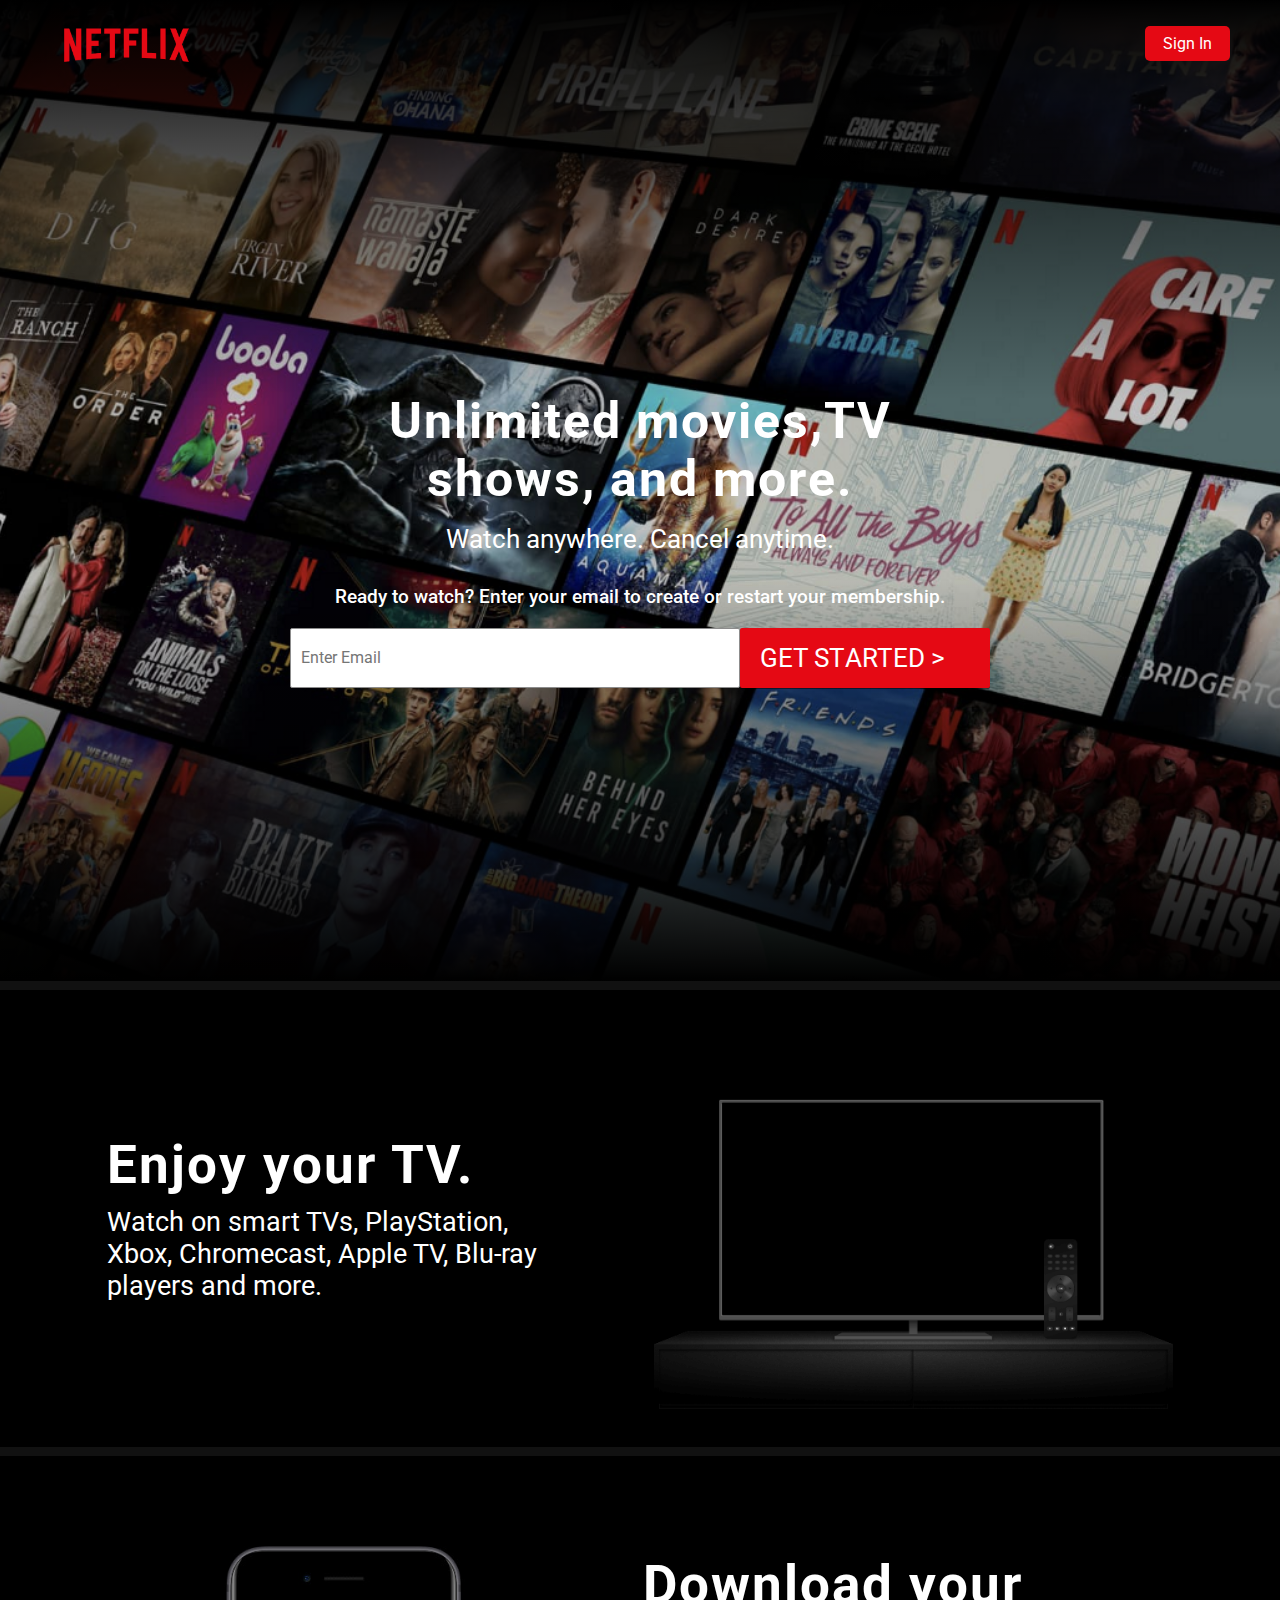
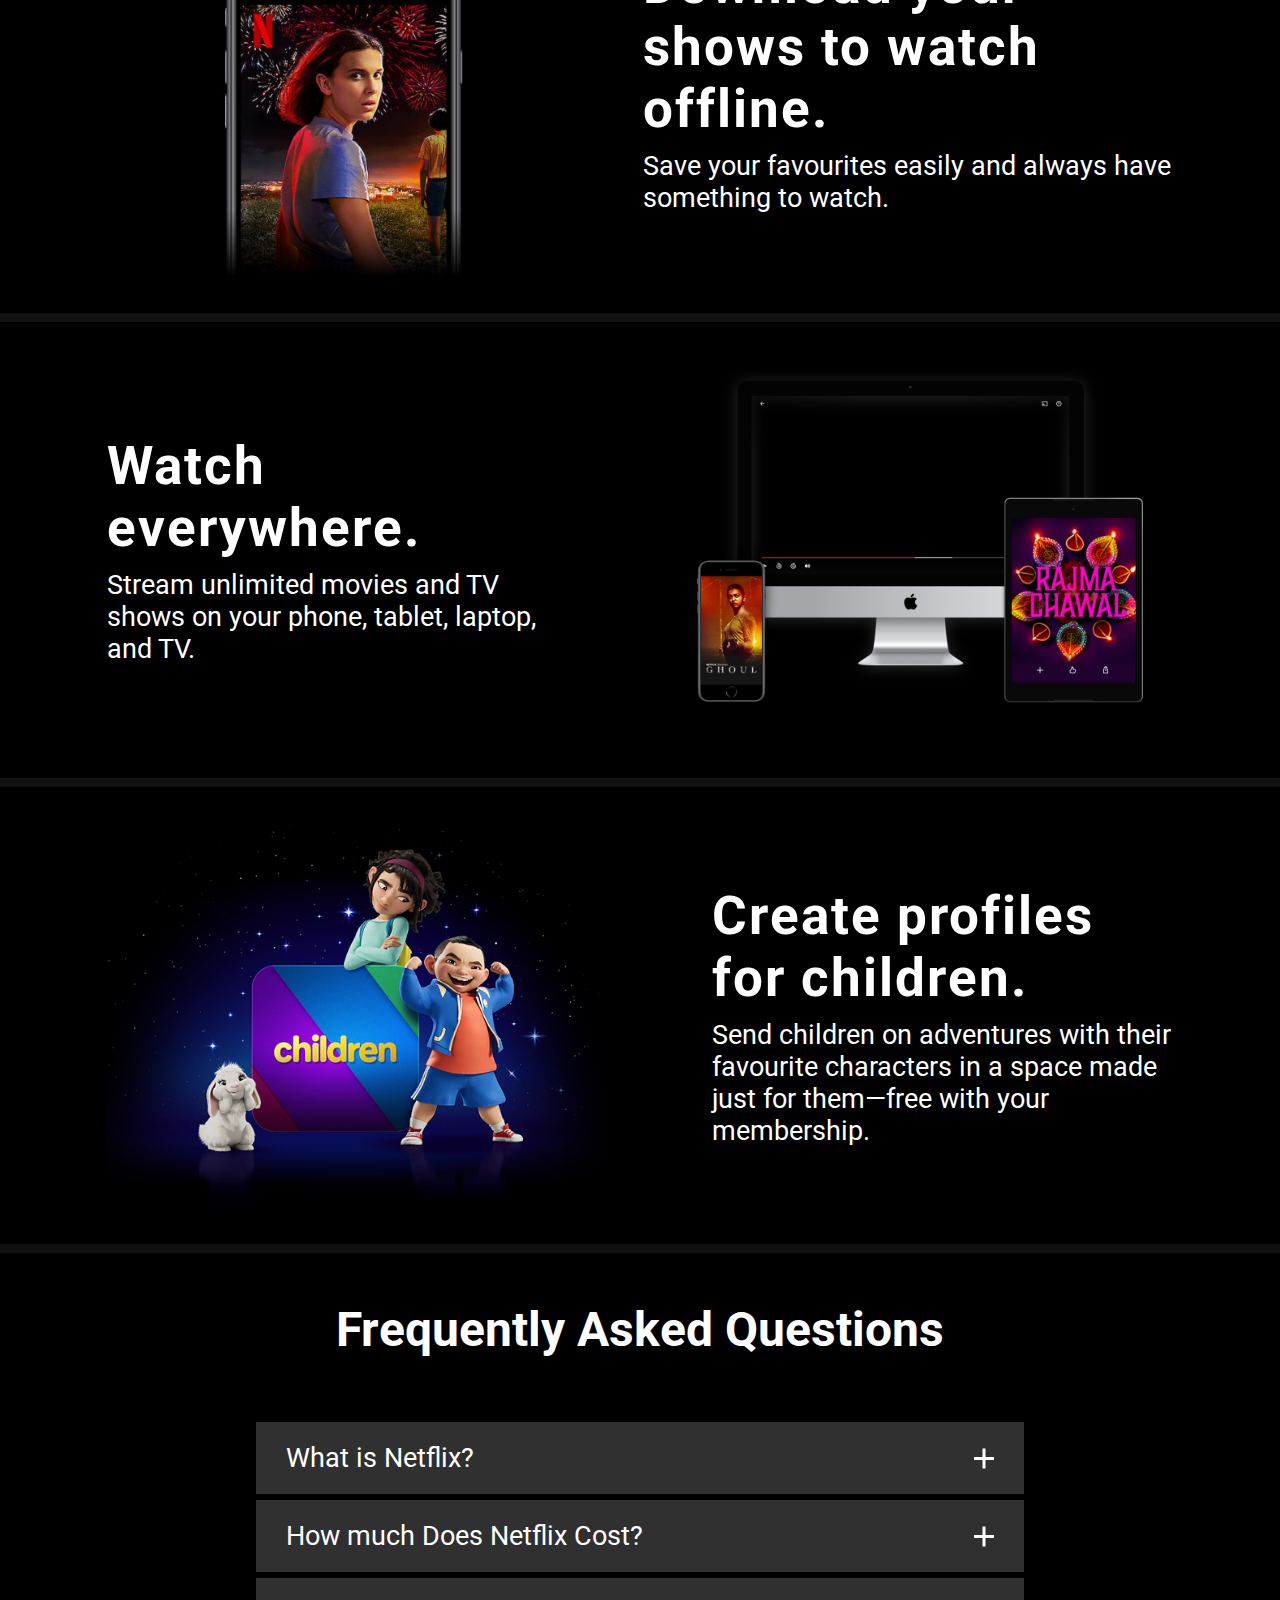
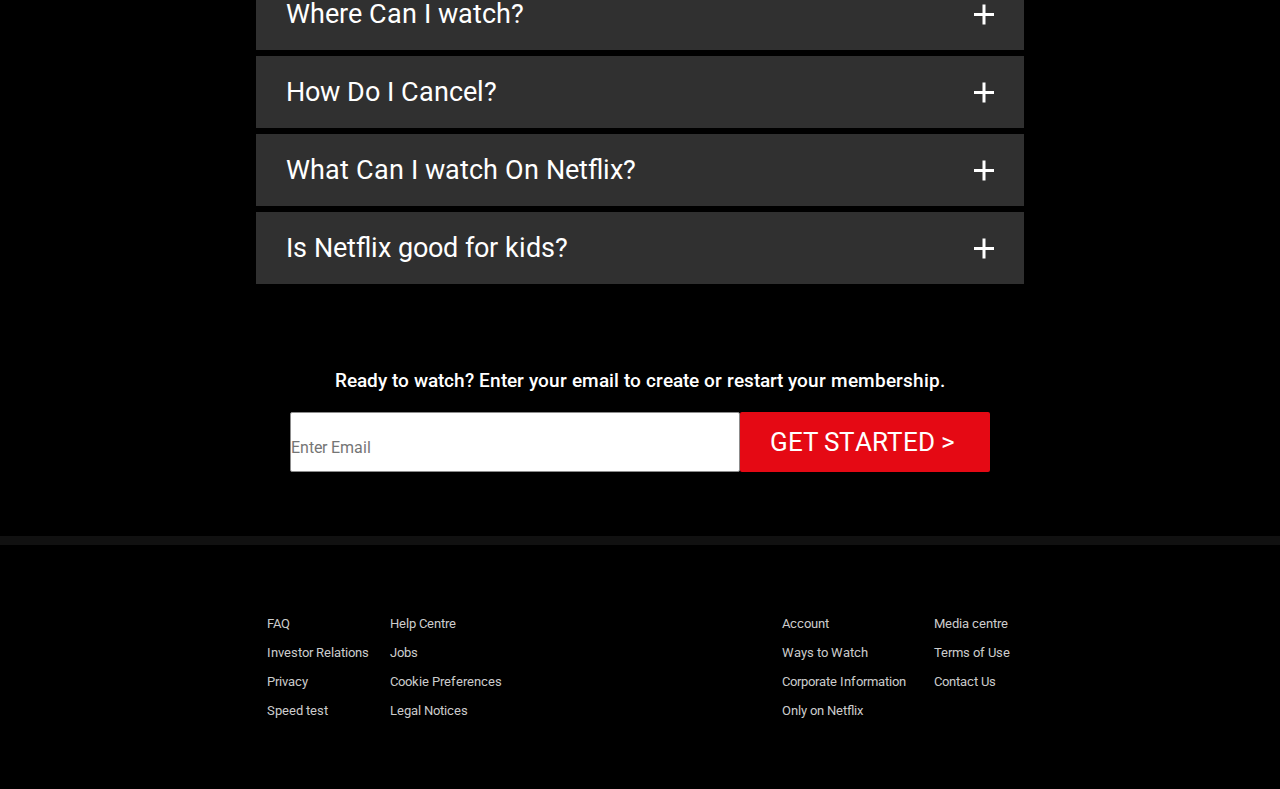
<file: index.html>
<!DOCTYPE html>
 <html lang="en">
 <head>
     <meta charset="UTF-8">
     <meta http-equiv="X-UA-Compatible" content="IE=edge">
     <meta name="viewport" content="width=device-width, initial-scale=1.0">
     <title>Netflix India-Watch TV Shows Online, watch Movies Online</title>
     <link rel="icon" href="favicon2.png">
     <link rel="stylesheet" href="style.css">
 </head>
 <body>
     <section class="container">
         <div class="head">
             <img src="logo.png" alt="">
             <a href="#">Sign In</a>
            
         </div>
     </section>
     <section class="banner">
         <img src="back2.png" alt="" class="fit">
         <div class="box">
             <div class="heading">
                 <h2>Unlimited movies,TV shows, and more.</h2>
                 <h5>Watch anywhere. Cancel anytime.</h5>
                 <p>Ready to watch? Enter your email to create or restart your membership.</p> 
             </div>
             <div class="search">
                <input type="text" name="" placeholder="Enter Email">
                <a href="#">Get Started ></a>
             </div> 
         </div><hr>
     </section>
     <section class="part1">
         <div class="talk">
             <h1>Enjoy your TV.</h1>
             <p>Watch on smart TVs, PlayStation, Xbox, Chromecast, Apple TV, Blu-ray players and more.</p>
         </div>
         <div class="img">
            <img src="tv1.png" alt="">
         </div>
     </section>
     <section class="part1 part2">
        <div class="img">
            <img src="part2.jpg" alt="">
         </div>
        <div class="talk">
            <h1>Download your shows to watch offline.</h1>
            <p>Save your favourites easily and always have something to watch.</p>
        </div>
    </section>
    <section class="part1">
        <div class="talk">
            <h1>Watch everywhere.</h1>
            <p>Stream unlimited movies and TV shows on your phone, tablet, laptop, and TV.</p>
        </div>
        <div class="img">
           <img src="tv2.png" alt="">
        </div>
    </section>
    <section class="part1 part4">
        <div class="img">
            <img src="part4.png" alt="">
         </div>
        <div class="talk">
            <h1>Create profiles for children.</h1>
            <p>Send children on adventures with their favourite characters in a space made just for them—free with your membership.</p>
        </div>
    </section>
    <section class="faq">
        <h1>Frequently Asked Questions</h1>
        <div class="ques-menu">
            <div class="item" id="item1">
                <a href="#item1" class="title">
                    <span>What is Netflix?</span>
                <i class="icon"></i>
                </a>
                <p class="text">
                    Netflix is a streaming service that offers a wide variety of award-winning TV shows, movies, anime, documentaries and more – on thousands of internet-connected devices.
                    <br><br>
                    You can watch as much as you want, whenever you want, without a single ad – all for one low monthly price. There's always something new to discover, and new TV shows and movies are added every week!
                </p>
            </div>

            <div class="item" id="item2">
                <a href="#item2" class="title">
                    <span>How much Does Netflix Cost?</span>
                <i class="icon"></i>
                </a>
                <p class="text">
                    Watch Netflix on your smartphone, tablet, Smart TV, laptop, or streaming device, all for one fixed monthly fee. Plans range from ₹ 149 to ₹ 649 a month. No extra costs, no contracts.
                </p>
            </div>

            <div class="item" id="item3">
                <a href="#item3" class="title">
                    <span>Where Can I watch?</span>
                <i class="icon"></i>
                </a>
                <p class="text">
                    Watch anywhere, anytime. Sign in with your Netflix account to watch instantly on the web at netflix.com from your personal computer or on any internet-connected device that offers the Netflix app, including smart TVs, smartphones, tablets, streaming media players and game consoles. <br><br>
                    You can also download your favourite shows with the iOS, Android, or Windows 10 app. Use downloads to watch while you're on the go and without an internet connection. Take Netflix with you anywhere.
                </p>
            </div>

            <div class="item" id="item4">
                <a href="#item4" class="title">
                    <span>How Do I Cancel?</span>
                <i class="icon"></i>
                </a>
                <p class="text">
                    Netflix is flexible. There are no annoying contracts and no commitments. You can easily cancel your account online in two clicks. There are no cancellation fees – start or stop your account anytime.
                </p>
            </div>
            <div class="item" id="item5">
                <a href="#item5" class="title">
                    <span>What Can I watch On Netflix?</span>
                <i class="icon"></i>
                </a>
                <p class="text">
                    Netflix has an extensive library of feature films, documentaries, TV shows, anime, award-winning Netflix originals, and more. Watch as much as you want, anytime you want.
                </p>
            </div>
            <div class="item" id="item6">
                <a href="#item6" class="title">
                    <span>Is Netflix good for kids?</span>
                <i class="icon"></i>
                </a>
                <p class="text">
                    The Netflix Kids experience is included in your membership to give parents control while kids enjoy family-friendly TV shows and films in their own space. <br> <br>
                    Kids profiles come with PIN-protected parental controls that let you restrict the maturity rating of content kids can watch and block specific titles you don’t want kids to see.
                </p>
            </div>

        </div>
    </section>
    <section class="banner2">
        <div class="box">
            <div class="heading">
                <p>Ready to watch? Enter your email to create or restart your membership.</p> 
            </div>
            <div class="search">
               <input type="email" name="Email" placeholder="Enter Email"  required>
               <a href="#">Get Started ></a>
            </div> 
        </div>
    </section>
    <footer class="footer">
        <div class="one">
            <ul class="items">
                <li><a href="#">FAQ</a></li>
                <li><a href="#">Investor Relations</a></li>
                <li><a href="#">Privacy</a></li>
                <li><a href="#">Speed test</a></li>
            </ul>
            <ul class="items">
                <li><a href="#">Help Centre</a></li>
                <li><a href="#">Jobs</a></li>
                <li><a href="#">Cookie Preferences</a></li>
                <li><a href="#">Legal Notices</a></li>
            </ul>
        </div>
        <div class="one">
            <ul class="items">
                <li><a href="#">Account</a></li>
                <li><a href="#">Ways to Watch</a></li>
                <li><a href="#">Corporate Information</a></li>
                <li><a href="#">Only on Netflix</a></li>
            </ul>
            <ul class="items">
                <li><a href="#">Media centre</a></li>
                <li><a href="#">Terms of Use</a></li>
                <li><a href="#">Contact Us</a></li>
            </ul>
        </div>
    </footer>
 </body>
 </html>
</file>
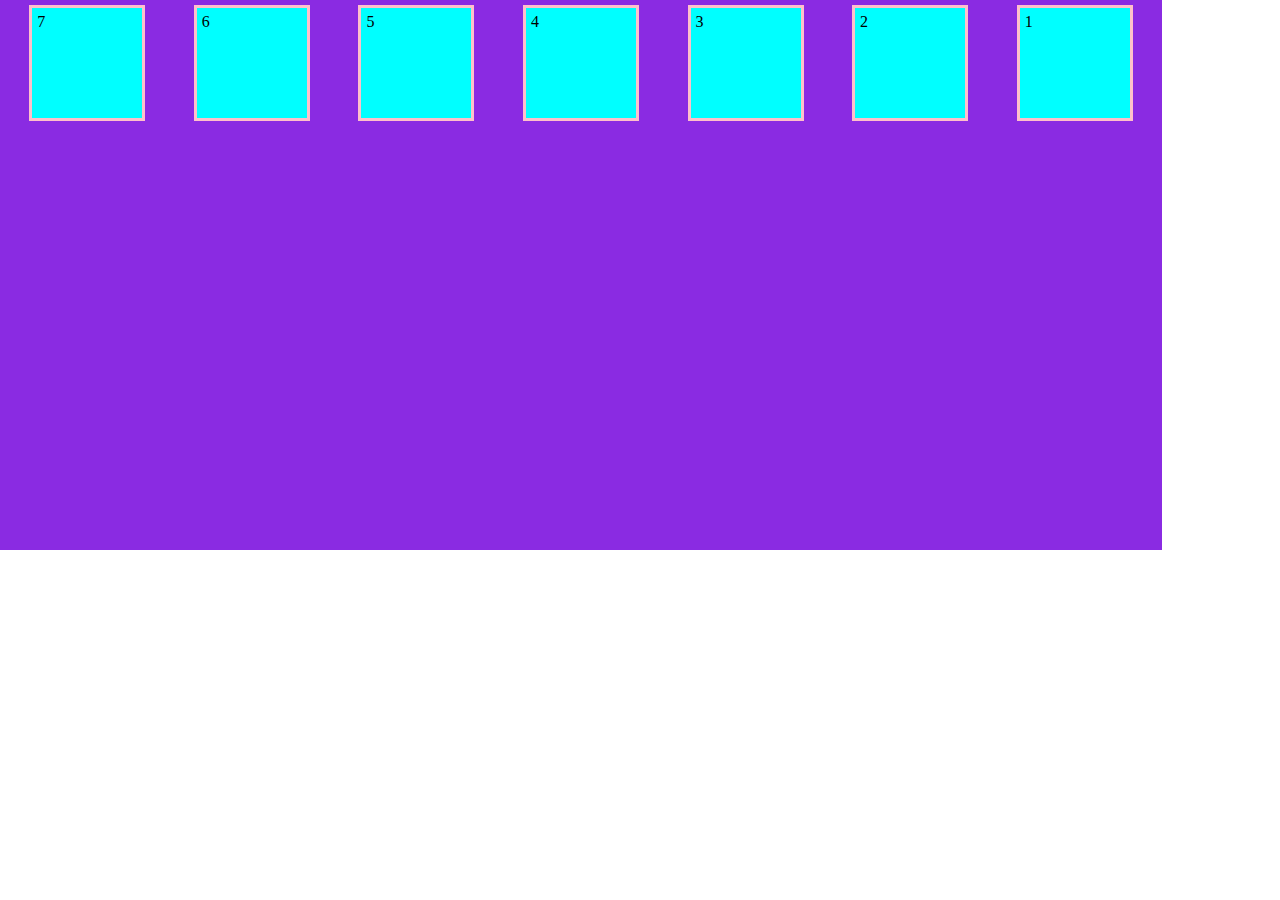
<file: test.html>
<!DOCTYPE html>
<html lang="en">
<head>
    <meta charset="UTF-8">
    <meta http-equiv="X-UA-Compatible" content="IE=edge">
    <meta name="viewport" content="width=device-width, initial-scale=1.0">
    <title>test</title>
    <link rel="stylesheet" href="test.css">
</head>
<body>

    <div class="div1">
        <div class="child-div">1</div>
        <div class="child-div">2</div>
        <div class="child-div">3</div>
        <div class="child-div">4</div>
        <div class="child-div">5</div>
        <div class="child-div">6</div>
        <div class="child-div">7</div>
    </div>
    
    
</body>
</html>
</file>
<file: style.css>
@import url('https://fonts.googleapis.com/css2?family=Roboto:wght@300;400;500;600;700;800;900&display=swap');
*{
    margin: 0;
    padding: 0;
    box-sizing: border-box;
    font-family: 'Roboto',sans-serif;
}
body{
    background: #000;
}

.container .head{
    position: absolute;
    top:0;
    left: 0;
    display: flex;
    justify-content: space-between;
    align-items: center;
    width: 100%;
    padding: 0 50px;
    z-index:100000;

}
.container .head img{
    width: 13%;
}
.container .head a{
    text-decoration: none;
    color: #fff;
    background-color: #e50914;
    padding: 8px 18px;
    border-radius: 5px;
}

.banner{
    width: 100%;
    height: 110vh;
    position: relative;
    display: flex;
    justify-content: center;
    align-items: center;
    border-bottom: 0.6rem solid #111;
}
.banner::before{         /*used fo shadowing from top to bottom*/
    content: '';
    position: absolute;
    top: 0;
    left: 0;
    width: 100%;
    height: 400px;
    z-index: 1;
    background: linear-gradient(to bottom,#000,transparent);
}
.banner::after{      /*used fo shadowing from bottom to top*/            
    content: '';
    position: absolute;
    bottom: 0;
    left: 0;
    width: 100%;
    height: 400px;
    z-index: 1;
    background: linear-gradient(to top,#000,transparent);
}


.banner .fit{
    width: 100%;
    height: 100%;
    position: absolute;
    top: 0;
    left: 0;
    object-fit:cover;
}
.banner .box{
    position: absolute;
    top: 55%;
    left: 50%;
    transform:translate(-50%,-50%);
    z-index: 1000;
}
.banner .box .heading{
    display: flex;
    flex-direction: column;
    justify-content: center;
    align-items: center;
    text-align: center;
}
.banner .box .heading h2{
    font-size: 3.125rem;
    color: #fff;
    letter-spacing: 2px;
    width: 80%;
}
.banner .box .heading h5{
    font-size: 1.625rem;
    color: #fff;
    font-weight: 400;
    padding: 1rem 0;
}
.banner .box .heading  p{
    font-size: 1.2rem;
    color: #fff;
    font-weight: 500;
    padding: 15px 0;
    padding-bottom: 20px;
}
.banner .box .search{
    display: flex;
    flex-direction: row;
    justify-content: center;
    align-items: center;
}

.banner .box .search input{
    font-size: 16px;
    border: 1px solid #8c8c8c;
    color:black ;
    border-radius: 2px;
    outline: none;
    padding: 10px 10px;
    min-width: 450px;
    height: 60px;
    align-items: center;
}
.banner .box .search a{
    text-decoration: none;
    text-transform: uppercase;
    color: #fff;
    font-weight: 400;
    letter-spacing: 0.1px;
    border-radius: 2px;
    background: #e50914;
    box-shadow: 0 1px 0 rgba(0,0,0,0.45);
    font-size:1.625rem ;
    line-height: 60px;
    min-width: 250px;
    padding: 0 20px;
}

.part1{
    display: flex;
    flex-direction: row;
    justify-content: space-around;
    align-items: center;
    padding: 2rem 4rem;
    border-bottom: 0.6rem solid #111;
}
.part1 .talk{
    width: 40%;
}
.part1 .talk h1{
    font-size: 3.3rem;
    letter-spacing: 2px;
    padding-bottom: 10px;
    color: #fff;
}
.part1 .talk p{
    font-size: 1.7rem;
    color: #fff;
}
.part1 .img{
    width: 45%;
}

.part1 .img video{
    transform: translateY(30px);
}

.part1 .img img{
    width: 100%;
}

.part1 .img video{
    width: 100%;
}
.part2 .talk{          /*separate part2 class created to avoid text breaking */
    width: 48%;
}

/*Frequently asked question*/

.faq{
    width: 60%;
    display: flex;
    flex-direction: column;
    justify-content: center;
    align-items: center;
    margin: auto;
}
.faq h1{
    color: #fff;
    font-size: 3rem;
    padding: 3rem 0 4rem 0;
}
.title{
    background:#303030 ;
    padding: 20px 30px;
    display: flex;
    justify-content: space-between;
    align-items: center;
    color: #fff;
    font-size: 1.7rem;
    font-weight: 400;
    text-decoration: none;
}
.icon{
    width: 20px;
    position: relative;
}
.icon::before,.icon::after{
    content: "";
    position: absolute;
    width: 20px;
    height: 3px;
    background: #fff;
    top: -1.5px;
}
.icon::after{
    transform: rotate(90deg);
    transition: linear;
}
.text{
    background:#303030 ;
    line-height: 35px;
    margin: 3px 0;
    color: #fff;
    font-size: 1.7rem;
    font-weight: 400;
    height: 0;
    opacity: 0;
}
.item:target .text{
    opacity: 1;
    height: auto;
    padding: 20px 30px;
    margin: 0;
    border-top: 2px solid #000;
    margin-bottom:6px;
}
.item:target .icon::after{
    transform: rotateY(90deg);
}


.banner2{
    border-bottom: 0.6rem solid #111;
}

.banner2 .box{
    margin:4rem 0 ;
}
.banner2 .box .heading{
    display: flex;
    flex-direction: column;
    justify-content: center;
    align-items: center;
    text-align: center;
}
.banner2 .box .heading h2{
    font-size: 3.125rem;
    color: #fff;
    letter-spacing: 2px;
    width: 80%;
}
.banner2 .box .heading h5{
    font-size: 1.625rem;
    color: #fff;
    font-weight: 400;
    padding: 1rem 0;
}
.banner2 .box .heading  p{
    font-size: 1.2rem;
    color: #fff;
    font-weight: 500;
    padding: 15px 0;
    padding-bottom: 20px;
}
.banner2 .box .search{
    display: flex;
    flex-direction: row;
    justify-content: center;
    align-items: center;
}

.banner2 .box .search input{
    font-size: 16px;
    border: 1px solid #8c8c8c;
    color:black ;
    border-radius: 2px;
    outline: none;
    padding: 10px 10px 0 0;
    min-width: 450px;
    height: 60px;
    align-items: center;
}
.banner2 .box .search a{
    text-decoration: none;
    text-transform: uppercase;
    color: #fff;
    font-weight: 400;
    letter-spacing: 0.1px;
    border-radius: 2px;
    background: #e50914;
    box-shadow: 0 1px 0 rgba(0,0,0,0.45);
    font-size:1.625rem ;
    line-height: 60px;
    min-width: 250px;
    padding: 0 30px;
}
.footer{
    display: flex;
    flex-direction: row;
    justify-content: space-between;
    margin: auto;
    padding: 4rem 0;
    width: 80%;
}

.footer .one{
    display: flex;
    flex-direction: row;
    justify-content: space-around;
    margin: auto;
    width: 25%;
    font-size: 13px;
}

.footer .one li a{
    color: #ccc;
    text-decoration: none;
}
.footer .one li{
    padding: 7px 0;
}
.footer .one li a:hover{
    border-bottom: solid 1px #ccc ;
}





@media screen and (max-width: 787px){
    .container .head{
        padding: 20 50px;
    }
    .container .head img{
        width: 20%;
    }
    .banner .box .heading h2{
        font-size: 3.1rem;
        letter-spacing: 1.5px;
        width: 100%;
    }
    .banner .box .heading h5{
        font-size: 1.4rem;
        padding: 0.8rem 0;
    }
    .banner .box .heading p{
        font-size: 1.1rem;
        padding: 13px 0;
        padding-bottom: 17px;
    }
    .banner .box .search{
        flex-direction: column;
    }
    .banner .box .search input{
        min-width: 310px;
        margin-bottom: 20px;
    }
    .part1{
        flex-direction: column-reverse;
        justify-content: center;
        padding: 2rem 1rem;
        text-align: center;
    }
    .part1 .talk{
        width: 80%;
        margin: 20px 0 30px 0;
    }
    .part1 .talk h1{
        font-size: 3.2rem;
        letter-spacing: 1.5px;
        padding-bottom: 5px;
    }
    .part1 .talk p{
        font-size: 1.5rem;
    }
    .part1 .img{
        width: 80%;
    }
    .part2{
        flex-direction: column;
        justify-content: center;
        padding: 2rem 1rem;
        text-align: center;
    }
    .part2 .talk{
        width: 80%;
        margin: 20px 0 30px 0;
    }
    .part2 .talk h1{
        font-size: 3.2rem;
        letter-spacing: 1.5px;
        padding-bottom: 5px;
    }
    .part2 .talk p{
        font-size: 1.5rem;
    }
    .part2 .img{
        width: 80%;
    }
    .part4{
        flex-direction: column;
    }

    .faq{
        width: 80%;
    }
    .faq h1{
        font-size: 2.6rem;
        text-align: center;
    }

    .text{
        font-size: 1.4rem;
    }

    .title{
        font-size: 1.6rem;
    }
    .banner2 .box{
        margin:4rem 0 ;
    }
    .banner2 .box .heading  p{
        font-size: 1.1rem;
        padding: 13px 0;
        padding-bottom: 17px;
    }
    .banner2 .box .search{
        flex-direction: column;
    }
    
    .banner2 .box .search input{
        min-width: 310px;
        margin-bottom:20px;
    }
    .footer{
        flex-direction: column;
    }
    
    .footer .one{
        width: 50%;
    }   
}


@media screen and (max-width: 496px){

   
    .container .head img{
        width: 23%;
    }
    .banner .box .heading h2{
        font-size: 2.8rem;
        letter-spacing: 1.3px;
    }
    .banner .box .heading h5{
        font-size: 1.2rem;
    }
    .banner .box .heading p{
        font-size: 1rem;
        padding: 11px 0;
        padding-bottom: 15px;
    }
  
    .banner .box .search input{
        margin-bottom: 10px;
    }

    .part1 .talk h1{
        font-size: 3rem;
        letter-spacing: 1.2px;
    }
    .part1 .talk p{
        font-size: 1.2rem;
    }
    .part2 .talk h1{
        font-size: 3rem;
        letter-spacing: 1.2px;
    }
    .part2 .talk p{
        font-size: 1.2rem;
    }

    .faq{
        width: 90%;
    }
    .faq h1{
        font-size: 2.1rem;
    }

    .text{
        font-size: 1.2rem;
    }

    .title{
        font-size: 1.2rem;
    }
    .banner2 .box .heading  p{
        font-size: 1rem;
        padding: 13px 0;
    }
    
    .banner2 .box .search input{
        margin-bottom:10px;
    } 
    
}
</file>
<file: test.css>
*{
    margin: 0;
    padding: 0;
}
.div1{
    position: absolute;
    width: 90%;
    height: 60%;
    background-color: blueviolet;
    display:flex;
    justify-content: space-around;
    flex-direction: row-reverse;
    z-index: 3300000000;
  
    padding: 5px;
}
 .div1 .child-div{
    position: relative;
    width: 100px;
    height: 100px;
    background-color: aqua;
    padding: 5px;
    border: 3px solid pink;
    z-index: 5;
  
}
</file>
